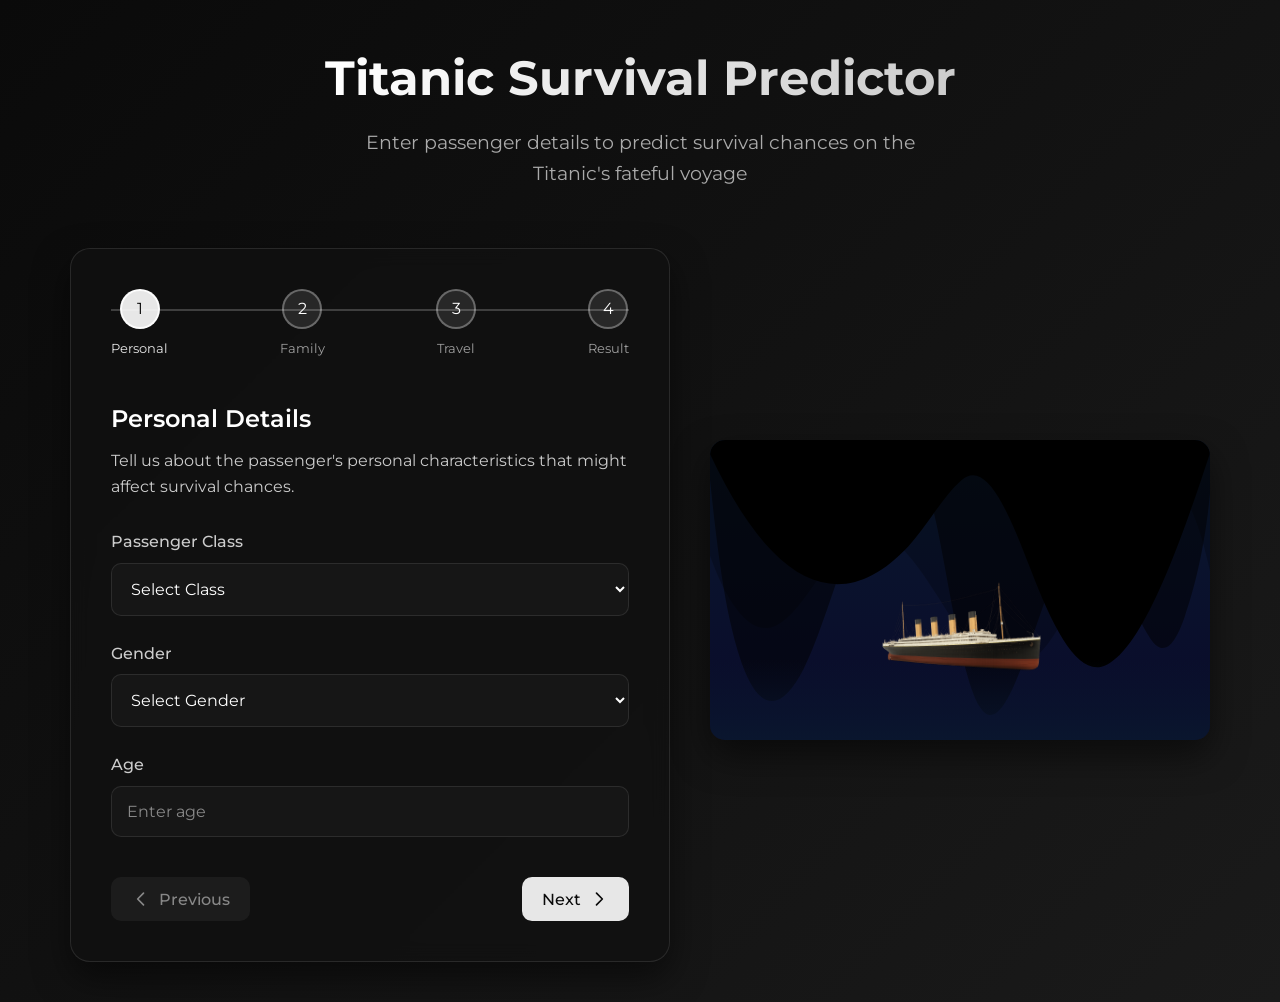
<file: templates/index.html>
<!DOCTYPE html>
<html lang="en">
<head>
  <meta charset="UTF-8">
  <meta name="viewport" content="width=device-width, initial-scale=1.0">
  <title>Titanic Survival Predictor</title>
  <link href="https://fonts.googleapis.com/css2?family=Montserrat:wght@300;400;500;600;700&display=swap" rel="stylesheet">
  <style>
    * {
      margin: 0;
      padding: 0;
      box-sizing: border-box;
    }

    body {
      font-family: 'Montserrat', sans-serif;
      background: linear-gradient(135deg, #0a0a0a 0%, #1a1a1a 100%);
      color: #ffffff;
      min-height: 100vh;
      display: flex;
      flex-direction: column;
      align-items: center;
      justify-content: center;
      padding: 40px 20px;
      line-height: 1.6;
      overflow-x: hidden;
    }

    .container {
      max-width: 1200px;
      width: 100%;
      margin: 0 auto;
      display: flex;
      flex-direction: column;
      align-items: center;
      gap: 40px;
    }

    .header {
      text-align: center;
      margin-bottom: 20px;
    }

    .header h1 {
      font-size: 3rem;
      font-weight: 700;
      margin-bottom: 10px;
      background: linear-gradient(to right, #ffffff, #cccccc);
      -webkit-background-clip: text;
      -webkit-text-fill-color: transparent;
    }

    .header p {
      font-size: 1.2rem;
      color: #aaaaaa;
      max-width: 600px;
      margin: 0 auto;
    }

    .content {
      display: flex;
      flex-wrap: wrap;
      justify-content: center;
      gap: 40px;
      width: 100%;
    }

    .form-container {
      flex: 1;
      min-width: 350px;
      max-width: 600px;
    }

    .visualization {
      flex: 1;
      min-width: 350px;
      max-width: 500px;
      display: flex;
      flex-direction: column;
      align-items: center;
      justify-content: center;
    }

    .onboarding-card {
      background: rgba(17, 17, 17, 0.8);
      backdrop-filter: blur(10px);
      padding: 40px;
      border-radius: 20px;
      box-shadow: 0 15px 35px rgba(0, 0, 0, 0.5);
      border: 1px solid rgba(255, 255, 255, 0.1);
      width: 100%;
    }

    .step-indicator {
      display: flex;
      justify-content: space-between;
      margin-bottom: 40px;
      position: relative;
    }

    .step-indicator::before {
      content: '';
      position: absolute;
      top: 20px;
      left: 0;
      right: 0;
      height: 2px;
      background: rgba(255, 255, 255, 0.2);
      z-index: 1;
    }

    .step {
      display: flex;
      flex-direction: column;
      align-items: center;
      position: relative;
      z-index: 2;
    }

    .step-circle {
      width: 40px;
      height: 40px;
      border-radius: 50%;
      background: rgba(255, 255, 255, 0.1);
      display: flex;
      align-items: center;
      justify-content: center;
      margin-bottom: 10px;
      border: 2px solid rgba(255, 255, 255, 0.3);
      transition: all 0.3s ease;
    }

    .step.active .step-circle {
      background: rgba(255, 255, 255, 0.9);
      border-color: rgba(255, 255, 255, 0.9);
      color: #0a0a0a;
    }

    .step.completed .step-circle {
      background: rgba(76, 175, 80, 0.9);
      border-color: rgba(76, 175, 80, 0.9);
    }

    .step-label {
      font-size: 0.8rem;
      color: rgba(255, 255, 255, 0.6);
    }

    .step.active .step-label {
      color: rgba(255, 255, 255, 0.9);
    }

    .step-content {
      display: none;
    }

    .step-content.active {
      display: block;
      animation: fadeIn 0.5s ease;
    }

    .step-title {
      font-size: 1.5rem;
      font-weight: 600;
      margin-bottom: 10px;
      color: #ffffff;
    }

    .step-description {
      color: #cccccc;
      margin-bottom: 30px;
      font-size: 1rem;
    }

    .form-group {
      margin-bottom: 25px;
    }

    .form-label {
      display: block;
      margin-bottom: 8px;
      font-weight: 500;
      color: #cccccc;
    }

    input, select {
      width: 100%;
      padding: 15px;
      background: rgba(26, 26, 26, 0.8);
      border: 1px solid rgba(51, 51, 51, 0.8);
      border-radius: 10px;
      color: #ffffff;
      font-family: 'Montserrat', sans-serif;
      font-size: 1rem;
      transition: all 0.3s ease;
    }

    input::placeholder {
      color: #888888;
    }

    input:focus, select:focus {
      outline: none;
      border-color: rgba(255, 255, 255, 0.5);
      box-shadow: 0 0 0 2px rgba(255, 255, 255, 0.1);
    }

    .nav-btn {
      display: flex;
      align-items: center;
      gap: 8px;
      background: rgba(255, 255, 255, 0.1);
      color: #ffffff;
      padding: 12px 20px;
      border: none;
      border-radius: 10px;
      cursor: pointer;
      font-family: 'Montserrat', sans-serif;
      font-weight: 500;
      font-size: 1rem;
      transition: all 0.3s ease;
    }

    .nav-btn:hover {
      background: rgba(255, 255, 255, 0.2);
      transform: translateY(-2px);
    }

    .nav-btn.next {
      background: rgba(255, 255, 255, 0.9);
      color: #0a0a0a;
    }

    .nav-btn.next:hover {
      background: rgba(255, 255, 255, 1);
    }

    .nav-btn:disabled {
      opacity: 0.5;
      cursor: not-allowed;
      transform: none;
    }

    .nav-btn:disabled:hover {
      background: rgba(255, 255, 255, 0.1);
      transform: none;
    }

    .navigation-buttons {
      display: flex;
      justify-content: space-between;
      margin-top: 40px;
    }

    .ocean-container {
      width: 100%;
      height: 300px;
      position: relative;
      margin-bottom: 30px;
      overflow: hidden;
      border-radius: 15px;
      background: linear-gradient(to bottom, #0a192f 0%, #0a0a2a 100%);
      box-shadow: 0 15px 35px rgba(0, 0, 0, 0.5);
    }

    .ocean {
      position: absolute;
      bottom: 0;
      left: 0;
      width: 100%;
      height: 80px;
      background: linear-gradient(to bottom, transparent 0%, rgba(10, 25, 47, 0.8) 100%);
    }

    .wave {
      position: absolute;
      bottom: 0;
      left: 0;
      width: 200%;
      height: 100%;
      background: url("data:image/svg+xml,%3Csvg xmlns='http://www.w3.org/2000/svg' viewBox='0 0 1200 120' preserveAspectRatio='none'%3E%3Cpath d='M0,0V46.29c47.79,22.2,103.59,32.17,158,28,70.36-5.37,136.33-33.31,206.8-37.5C438.64,32.43,512.34,53.67,583,72.05c69.27,18,138.3,24.88,209.4,13.08,36.15-6,69.85-17.84,104.45-29.34C989.49,25,1113-14.29,1200,52.47V0Z' opacity='.25' fill='%23000'/%3E%3Cpath d='M0,0V15.81C13,36.92,27.64,56.86,47.69,72.05,99.41,111.27,165,111,224.58,91.58c31.15-10.15,60.09-26.07,89.67-39.8,40.92-19,84.73-46,130.83-49.67,36.26-2.85,70.9,9.42,98.6,31.56,31.77,25.39,62.32,62,103.63,73,40.44,10.79,81.35-6.69,119.13-24.28s75.16-39,116.92-43.05c59.73-5.85,113.28,22.88,168.9,38.84,30.2,8.66,59,6.17,87.09-7.5,22.43-10.89,48-26.93,60.65-49.24V0Z' opacity='.5' fill='%23000'/%3E%3Cpath d='M0,0V5.63C149.93,59,314.09,71.32,475.83,42.57c43-7.64,84.23-20.12,127.61-26.46,59-8.63,112.48,12.24,165.56,35.4C827.93,77.22,886,95.24,951.2,90c86.53-7,172.46-45.71,248.8-84.81V0Z' fill='%23000'/%3E%3C/svg%3E");
      background-size: 50% 100%;
      animation: wave 10s linear infinite;
    }

    @keyframes wave {
      0% { transform: translateX(0); }
      50% { transform: translateX(-25%); }
      100% { transform: translateX(-50%); }
    }

    .boat {
      position: absolute;
      bottom: 50px;
      left: 50%;
      transform: translateX(-50%);
      width: 200px;
      height: 120px;
      background: url('/static/boat.png') no-repeat center;
      background-size: contain;
      animation: boatFloat 4s ease-in-out infinite;
      z-index: 10;
    }

    /* Fallback boat using CSS if image not found */
    .boat::after {
      content: '';
      position: absolute;
      top: 0;
      left: 0;
      right: 0;
      bottom: 0;
      background: 
        linear-gradient(to bottom, #ffffff 0%, #ffffff 100%),
        linear-gradient(to bottom, #333333 0%, #333333 100%);
      background-size: 80% 40%, 20% 60%;
      background-position: center, top center;
      background-repeat: no-repeat;
      border-radius: 5px;
      display: none; /* Hide by default, show if image fails */
    }

    .boat.image-failed::after {
      display: block;
    }

    @keyframes boatFloat {
      0%, 100% { transform: translateX(-50%) translateY(0) rotate(0deg); }
      25% { transform: translateX(-50%) translateY(-5px) rotate(1deg); }
      50% { transform: translateX(-50%) translateY(0) rotate(0deg); }
      75% { transform: translateX(-50%) translateY(-3px) rotate(-1deg); }
    }

    .result-card {
      background: rgba(17, 17, 17, 0.8);
      backdrop-filter: blur(10px);
      padding: 30px;
      border-radius: 20px;
      box-shadow: 0 15px 35px rgba(0, 0, 0, 0.5);
      border: 1px solid rgba(255, 255, 255, 0.1);
      max-width: 500px;
      width: 100%;
      display: none;
      text-align: center;
    }

    .result-card.show {
      display: block;
      animation: fadeIn 0.5s ease;
    }

    .result-title {
      font-size: 1.4rem;
      margin-bottom: 20px;
      color: #ffffff;
    }

    .result-value {
      font-size: 2.5rem;
      font-weight: 700;
      margin-bottom: 20px;
    }

    .survived {
      color: #4CAF50;
    }

    .not-survived {
      color: #f44336;
    }

    .result-description {
      color: #cccccc;
      font-size: 1rem;
      margin-top: 15px;
    }

    @keyframes fadeIn {
      from { opacity: 0; transform: translateY(20px); }
      to { opacity: 1; transform: translateY(0); }
    }

    .stats {
      display: flex;
      justify-content: space-between;
      margin-top: 30px;
      gap: 15px;
    }

    .stat-card {
      background: rgba(26, 26, 26, 0.6);
      padding: 20px;
      border-radius: 15px;
      text-align: center;
      flex: 1;
    }

    .stat-value {
      font-size: 2rem;
      font-weight: 700;
      margin-bottom: 5px;
    }

    .stat-label {
      font-size: 0.9rem;
      color: #aaaaaa;
    }

    .action-buttons {
      display: flex;
      gap: 15px;
      margin-top: 30px;
    }

    .action-btn {
      flex: 1;
      padding: 15px;
      border: none;
      border-radius: 10px;
      cursor: pointer;
      font-family: 'Montserrat', sans-serif;
      font-weight: 600;
      font-size: 1rem;
      transition: all 0.3s ease;
      display: flex;
      align-items: center;
      justify-content: center;
      gap: 8px;
    }

    .new-prediction {
      background: rgba(255, 255, 255, 0.1);
      color: #ffffff;
    }

    .new-prediction:hover {
      background: rgba(255, 255, 255, 0.2);
    }

    .close-btn {
      background: rgba(255, 255, 255, 0.9);
      color: #0a0a0a;
    }

    .close-btn:hover {
      background: rgba(255, 255, 255, 1);
    }

    .loading {
      display: none;
      text-align: center;
      margin: 20px 0;
    }

    .loading-spinner {
      border: 4px solid rgba(255, 255, 255, 0.3);
      border-radius: 50%;
      border-top: 4px solid #ffffff;
      width: 40px;
      height: 40px;
      animation: spin 1s linear infinite;
      margin: 0 auto 15px;
    }

    @keyframes spin {
      0% { transform: rotate(0deg); }
      100% { transform: rotate(360deg); }
    }

    .error-message {
      background: rgba(244, 67, 54, 0.2);
      border: 1px solid rgba(244, 67, 54, 0.5);
      color: #f44336;
      padding: 15px;
      border-radius: 10px;
      margin-top: 20px;
      display: none;
    }

    @media (max-width: 768px) {
      .content {
        flex-direction: column;
        align-items: center;
      }
      
      .form-container, .visualization {
        max-width: 100%;
      }
      
      .header h1 {
        font-size: 2.5rem;
      }
      
      .stats {
        flex-direction: column;
      }
      
      .action-buttons {
        flex-direction: column;
      }
    }
  </style>
</head>
<body>
  <div class="container">
    <div class="header">
      <h1>Titanic Survival Predictor</h1>
      <p>Enter passenger details to predict survival chances on the Titanic's fateful voyage</p>
    </div>
    
    <div class="content">
      <div class="form-container">
        <div class="onboarding-card">
          <!-- Step Indicator -->
          <div class="step-indicator">
            <div class="step active" data-step="1">
              <div class="step-circle">1</div>
              <div class="step-label">Personal</div>
            </div>
            <div class="step" data-step="2">
              <div class="step-circle">2</div>
              <div class="step-label">Family</div>
            </div>
            <div class="step" data-step="3">
              <div class="step-circle">3</div>
              <div class="step-label">Travel</div>
            </div>
            <div class="step" data-step="4">
              <div class="step-circle">4</div>
              <div class="step-label">Result</div>
            </div>
          </div>
          
          <!-- Step 1: Personal Details -->
          <div class="step-content active" id="step-1">
            <h2 class="step-title">Personal Details</h2>
            <p class="step-description">Tell us about the passenger's personal characteristics that might affect survival chances.</p>
            
            <div class="form-group">
              <label class="form-label" for="pclass">Passenger Class</label>
              <select id="pclass" name="pclass" required>
                <option value="" disabled selected>Select Class</option>
                <option value="1">First Class</option>
                <option value="2">Second Class</option>
                <option value="3">Third Class</option>
              </select>
            </div>
            
            <div class="form-group">
              <label class="form-label" for="sex">Gender</label>
              <select id="sex" name="sex" required>
                <option value="" disabled selected>Select Gender</option>
                <option value="0">Male</option>
                <option value="1">Female</option>
              </select>
            </div>
            
            <div class="form-group">
              <label class="form-label" for="age">Age</label>
              <input type="number" id="age" name="age" placeholder="Enter age" min="0" max="100" required>
            </div>
            
            <div class="navigation-buttons">
              <button class="nav-btn prev" disabled>
                <svg width="20" height="20" fill="none" stroke="currentColor" viewBox="0 0 24 24" xmlns="http://www.w3.org/2000/svg">
                  <path stroke-linecap="round" stroke-linejoin="round" stroke-width="2" d="M15 19l-7-7 7-7"></path>
                </svg>
                Previous
              </button>
              <button class="nav-btn next" data-next="2">
                Next
                <svg width="20" height="20" fill="none" stroke="currentColor" viewBox="0 0 24 24" xmlns="http://www.w3.org/2000/svg">
                  <path stroke-linecap="round" stroke-linejoin="round" stroke-width="2" d="M9 5l7 7-7 7"></path>
                </svg>
              </button>
            </div>
          </div>
          
          <!-- Step 2: Family Details -->
          <div class="step-content" id="step-2">
            <h2 class="step-title">Family Details</h2>
            <p class="step-description">Information about family members traveling with the passenger.</p>
            
            <div class="form-group">
              <label class="form-label" for="sibsp">Siblings/Spouses Aboard</label>
              <input type="number" id="sibsp" name="sibsp" placeholder="Enter number" min="0" max="10" required>
            </div>
            
            <div class="form-group">
              <label class="form-label" for="parch">Parents/Children Aboard</label>
              <input type="number" id="parch" name="parch" placeholder="Enter number" min="0" max="10" required>
            </div>
            
            <div class="navigation-buttons">
              <button class="nav-btn prev" data-prev="1">
                <svg width="20" height="20" fill="none" stroke="currentColor" viewBox="0 0 24 24" xmlns="http://www.w3.org/2000/svg">
                  <path stroke-linecap="round" stroke-linejoin="round" stroke-width="2" d="M15 19l-7-7 7-7"></path>
                </svg>
                Previous
              </button>
              <button class="nav-btn next" data-next="3">
                Next
                <svg width="20" height="20" fill="none" stroke="currentColor" viewBox="0 0 24 24" xmlns="http://www.w3.org/2000/svg">
                  <path stroke-linecap="round" stroke-linejoin="round" stroke-width="2" d="M9 5l7 7-7 7"></path>
                </svg>
              </button>
            </div>
          </div>
          
          <!-- Step 3: Travel Details -->
          <div class="step-content" id="step-3">
            <h2 class="step-title">Travel Details</h2>
            <p class="step-description">Information about the passenger's ticket and embarkation point.</p>
            
            <div class="form-group">
              <label class="form-label" for="fare">Ticket Fare (£)</label>
              <input type="number" step="any" id="fare" name="fare" placeholder="Enter fare amount" min="0" max="600" required>
            </div>
            
            <div class="form-group">
              <label class="form-label" for="embarked">Port of Embarkation</label>
              <select id="embarked" name="embarked" required>
                <option value="" disabled selected>Select Port</option>
                <option value="0">Southampton (S)</option>
                <option value="1">Cherbourg (C)</option>
                <option value="2">Queenstown (Q)</option>
              </select>
            </div>
            
            <div class="loading" id="loading">
              <div class="loading-spinner"></div>
              <p>Analyzing passenger data with our prediction model...</p>
            </div>
            
            <div class="error-message" id="error-message">
              There was an error processing your request. Please try again.
            </div>
            
            <div class="navigation-buttons">
              <button class="nav-btn prev" data-prev="2">
                <svg width="20" height="20" fill="none" stroke="currentColor" viewBox="0 0 24 24" xmlns="http://www.w3.org/2000/svg">
                  <path stroke-linecap="round" stroke-linejoin="round" stroke-width="2" d="M15 19l-7-7 7-7"></path>
                </svg>
                Previous
              </button>
              <button class="nav-btn next" id="predict-btn">
                Predict Survival
                <svg width="20" height="20" fill="none" stroke="currentColor" viewBox="0 0 24 24" xmlns="http://www.w3.org/2000/svg">
                  <path stroke-linecap="round" stroke-linejoin="round" stroke-width="2" d="M13 9l3 3m0 0l-3 3m3-3H8m13 0a9 9 0 11-18 0 9 9 0 0118 0z"></path>
                </svg>
              </button>
            </div>
          </div>
          
          <!-- Step 4: Results -->
          <div class="step-content" id="step-4">
            <h2 class="step-title">Prediction Result</h2>
            <p class="step-description">Based on the information provided, here's the survival prediction:</p>
            
            <div class="result-value" id="result-value">Calculating...</div>
            <p class="result-description" id="result-description"></p>
            
            <div class="stats">
              <div class="stat-card">
                <div class="stat-value">24%</div>
                <div class="stat-label">Men Survived</div>
              </div>
              <div class="stat-card">
                <div class="stat-value">74%</div>
                <div class="stat-label">Women Survived</div>
              </div>
              <div class="stat-card">
                <div class="stat-value">62%</div>
                <div class="stat-label">1st Class Survived</div>
              </div>
            </div>
            
            <div class="action-buttons">
              <button class="action-btn new-prediction" id="new-prediction">
                <svg width="20" height="20" fill="none" stroke="currentColor" viewBox="0 0 24 24" xmlns="http://www.w3.org/2000/svg">
                  <path stroke-linecap="round" stroke-linejoin="round" stroke-width="2" d="M4 4v5h.582m15.356 2A8.001 8.001 0 004.582 9m0 0H9m11 11v-5h-.581m0 0a8.003 8.003 0 01-15.357-2m15.357 2H15"></path>
                </svg>
                New Prediction
              </button>
              <button class="action-btn close-btn" id="close-btn">
                <svg width="20" height="20" fill="none" stroke="currentColor" viewBox="0 0 24 24" xmlns="http://www.w3.org/2000/svg">
                  <path stroke-linecap="round" stroke-linejoin="round" stroke-width="2" d="M6 18L18 6M6 6l12 12"></path>
                </svg>
                Close
              </button>
            </div>
          </div>
        </div>
      </div>
      
      <div class="visualization">
        <div class="ocean-container">
          <div class="boat" id="boat"></div>
          <div class="wave"></div>
          <div class="ocean"></div>
        </div>
        
        <div class="result-card" id="static-result-card">
          <h3 class="result-title">Historical Statistics</h3>
          <p class="result-description">Actual survival rates from the Titanic disaster:</p>
          
          <div class="stats">
            <div class="stat-card">
              <div class="stat-value">24%</div>
              <div class="stat-label">Men Survived</div>
            </div>
            <div class="stat-card">
              <div class="stat-value">74%</div>
              <div class="stat-label">Women Survived</div>
            </div>
            <div class="stat-card">
              <div class="stat-value">62%</div>
              <div class="stat-label">1st Class Survived</div>
            </div>
          </div>
          
          <div class="stats">
            <div class="stat-card">
              <div class="stat-value">41%</div>
              <div class="stat-label">2nd Class Survived</div>
            </div>
            <div class="stat-card">
              <div class="stat-value">25%</div>
              <div class="stat-label">3rd Class Survived</div>
            </div>
            <div class="stat-card">
              <div class="stat-value">50%</div>
              <div class="stat-label">Children Survived</div>
            </div>
          </div>
        </div>
      </div>
    </div>
  </div>

  <script>
    document.addEventListener('DOMContentLoaded', function() {
      // Step navigation
      const steps = document.querySelectorAll('.step');
      const stepContents = document.querySelectorAll('.step-content');
      const nextButtons = document.querySelectorAll('.nav-btn.next');
      const prevButtons = document.querySelectorAll('.nav-btn.prev');
      const predictButton = document.getElementById('predict-btn');
      const newPredictionButton = document.getElementById('new-prediction');
      const closeButton = document.getElementById('close-btn');
      const resultValue = document.getElementById('result-value');
      const resultDescription = document.getElementById('result-description');
      const loadingElement = document.getElementById('loading');
      const errorMessage = document.getElementById('error-message');
      const boatElement = document.getElementById('boat');
      
      // Check if boat image loaded successfully
      boatElement.onerror = function() {
        this.classList.add('image-failed');
      };
      
      // Initialize with step 1 active
      let currentStep = 1;
      
      // Next button functionality
      nextButtons.forEach(button => {
        button.addEventListener('click', function() {
          if (this.id === 'predict-btn') {
            // Make API call to Flask backend
            makePrediction();
          } else {
            const nextStep = parseInt(this.getAttribute('data-next'));
            navigateToStep(nextStep);
          }
        });
      });
      
      // Previous button functionality
      prevButtons.forEach(button => {
        button.addEventListener('click', function() {
          const prevStep = parseInt(this.getAttribute('data-prev'));
          navigateToStep(prevStep);
        });
      });
      
      // New Prediction button
      newPredictionButton.addEventListener('click', function() {
        // Reset form and go back to step 1
        document.getElementById('pclass').selectedIndex = 0;
        document.getElementById('sex').selectedIndex = 0;
        document.getElementById('age').value = '';
        document.getElementById('sibsp').value = '';
        document.getElementById('parch').value = '';
        document.getElementById('fare').value = '';
        document.getElementById('embarked').selectedIndex = 0;
        
        // Hide error message
        errorMessage.style.display = 'none';
        
        navigateToStep(1);
      });
      
      // Close button
      closeButton.addEventListener('click', function() {
        alert('Thank you for using the Titanic Survival Predictor!');
      });
      
      // Function to navigate between steps
      function navigateToStep(stepNumber) {
        // Update step indicators
        steps.forEach(step => {
          const stepNum = parseInt(step.getAttribute('data-step'));
          step.classList.remove('active', 'completed');
          
          if (stepNum === stepNumber) {
            step.classList.add('active');
          } else if (stepNum < stepNumber) {
            step.classList.add('completed');
          }
        });
        
        // Update step content visibility
        stepContents.forEach(content => {
          content.classList.remove('active');
          if (content.id === `step-${stepNumber}`) {
            content.classList.add('active');
          }
        });
        
        currentStep = stepNumber;
      }
      
      // Function to make API call to Flask backend
      async function makePrediction() {
        // Show loading state
        loadingElement.style.display = 'block';
        errorMessage.style.display = 'none';
        
        // Get form values
        const pclass = document.getElementById('pclass').value;
        const sex = document.getElementById('sex').value;
        const age = document.getElementById('age').value;
        const sibsp = document.getElementById('sibsp').value;
        const parch = document.getElementById('parch').value;
        const fare = document.getElementById('fare').value;
        const embarked = document.getElementById('embarked').value;
        
        // Validate all fields are filled
        if (!pclass || !sex || !age || !sibsp || !parch || !fare || !embarked) {
          errorMessage.textContent = 'Please fill in all fields before predicting.';
          errorMessage.style.display = 'block';
          loadingElement.style.display = 'none';
          return;
        }
        
        // Prepare data for API
        const formData = {
          pclass: parseInt(pclass),
          sex: parseInt(sex),
          age: parseFloat(age),
          sibsp: parseInt(sibsp),
          parch: parseInt(parch),
          fare: parseFloat(fare),
          embarked: parseInt(embarked)
        };
        
        try {
          // Make API call to Flask backend
          const response = await fetch('/predict', {
            method: 'POST',
            headers: {
              'Content-Type': 'application/json',
            },
            body: JSON.stringify(formData)
          });
          
          if (!response.ok) {
            const errorData = await response.json();
            throw new Error(errorData.error || 'Network response was not ok');
          }
          
          const data = await response.json();
          
          // Hide loading state
          loadingElement.style.display = 'none';
          
          // Display result
          resultValue.textContent = data.survived ? 'SURVIVED' : 'DID NOT SURVIVE';
          resultValue.className = data.survived ? 'result-value survived' : 'result-value not-survived';
          
          if (data.survived) {
            resultDescription.textContent = `Based on the provided information, this passenger would have likely survived the Titanic disaster.`;
          } else {
            resultDescription.textContent = `Based on the provided information, this passenger would have likely not survived the Titanic disaster.`;
          }
          
          // Navigate to results step
          navigateToStep(4);
        } catch (error) {
          // Hide loading state and show error
          loadingElement.style.display = 'none';
          errorMessage.textContent = `Error: ${error.message}`;
          errorMessage.style.display = 'block';
          console.error('Error making prediction:', error);
        }
      }
    });
  </script>
</body>
</html>
</file>
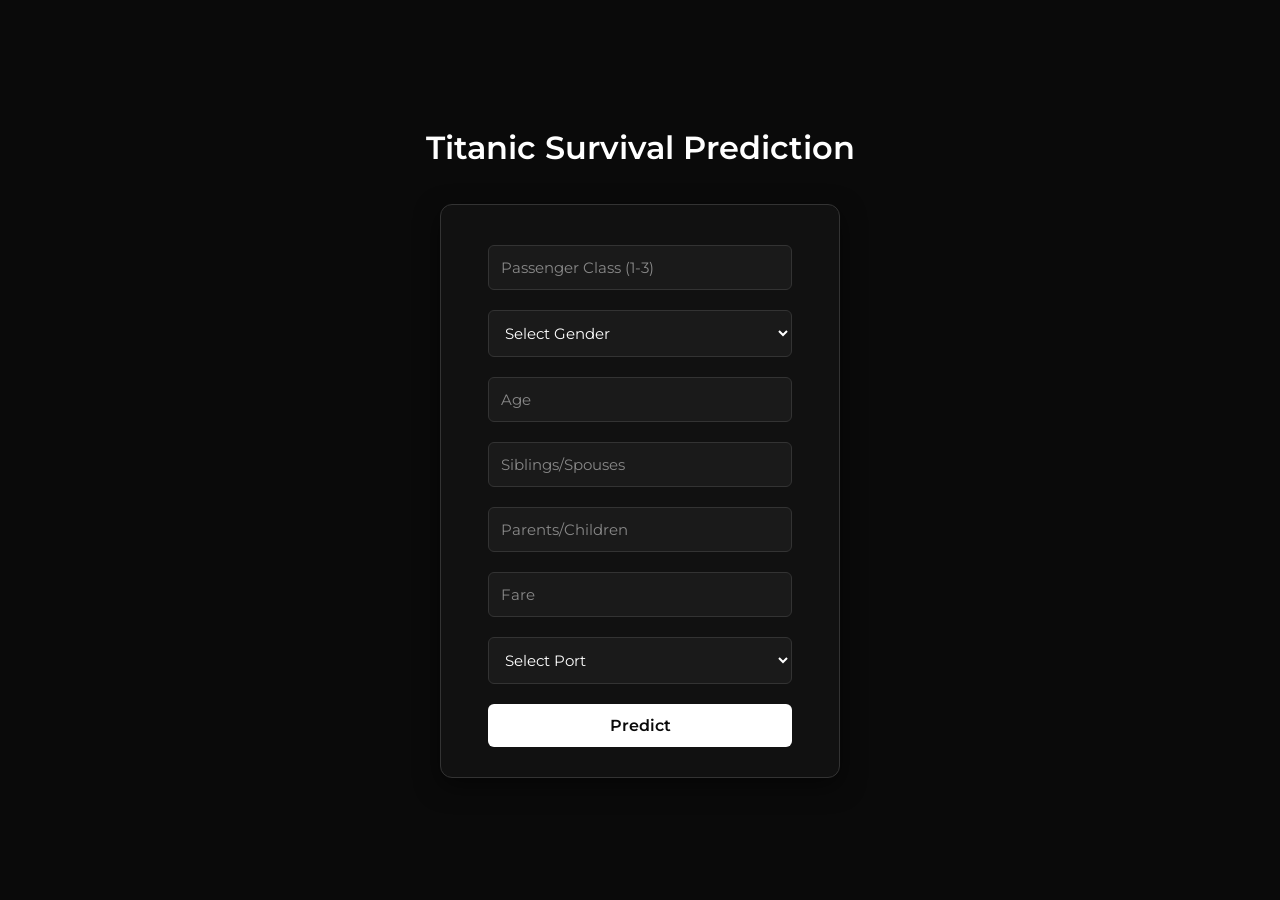
<file: templates/des.html>
<!DOCTYPE html>
<html lang="en">
<head>
  <meta charset="UTF-8">
  <meta name="viewport" content="width=device-width, initial-scale=1.0">
  <title>Titanic Survival Predictor</title>
  <!-- Google Fonts -->
  <link href="https://fonts.googleapis.com/css2?family=Montserrat:wght@400;500;600;700&display=swap" rel="stylesheet">
  <style>
    * {
      margin: 0;
      padding: 0;
      box-sizing: border-box;
    }

    body {
      font-family: 'Montserrat', sans-serif;
      background: #0a0a0a;
      color: #ffffff;
      min-height: 100vh;
      display: flex;
      flex-direction: column;
      align-items: center;
      justify-content: center;
      padding: 40px 20px;
      line-height: 1.6;
    }

    .container {
      max-width: 500px;
      width: 100%;
      margin: 0 auto;
      text-align: center;
    }

    h2 {
      color: #ffffff;
      margin-bottom: 30px;
      font-size: 2rem;
      font-weight: 600;
    }

    form {
      background: #111111;
      display: inline-block;
      padding: 30px;
      border-radius: 12px;
      box-shadow: 0 8px 25px rgba(0,0,0,0.5);
      border: 1px solid #333333;
      width: 100%;
      max-width: 400px;
    }

    input, select {
      margin: 10px;
      padding: 12px;
      width: 90%;
      background: #1a1a1a;
      border: 1px solid #333333;
      border-radius: 6px;
      color: #ffffff;
      font-family: 'Montserrat', sans-serif;
      font-size: 0.95rem;
    }

    input::placeholder {
      color: #888888;
    }

    input:focus, select:focus {
      outline: none;
      border-color: #ffffff;
    }

    button {
      background: #ffffff;
      color: #0a0a0a;
      padding: 12px 24px;
      border: none;
      border-radius: 6px;
      cursor: pointer;
      font-family: 'Montserrat', sans-serif;
      font-weight: 600;
      font-size: 1rem;
      margin-top: 10px;
      width: 90%;
      transition: all 0.3s ease;
    }

    button:hover {
      background: #e0e0e0;
      transform: translateY(-2px);
    }

    .result {
      margin-top: 25px;
      padding: 20px;
      background: #111111;
      border-radius: 12px;
      box-shadow: 0 8px 25px rgba(0,0,0,0.5);
      border: 1px solid #333333;
      max-width: 400px;
      width: 100%;
      display: none;
    }

    .result.show {
      display: block;
      animation: fadeIn 0.5s ease;
    }

    .result h3 {
      color: #ffffff;
      font-size: 1.4rem;
      margin-bottom: 10px;
    }

    .survived {
      color: #4CAF50;
      font-weight: 700;
    }

    .not-survived {
      color: #f44336;
      font-weight: 700;
    }

    @keyframes fadeIn {
      from { opacity: 0; transform: translateY(10px); }
      to { opacity: 1; transform: translateY(0); }
    }

    @media (max-width: 480px) {
      form {
        padding: 20px;
      }
      
      input, select, button {
        width: 95%;
      }
    }
  </style>
</head>
<body>
  <div class="container">
    <h2>Titanic Survival Prediction</h2>

    <form id="predictionForm">
      <input type="number" name="pclass" placeholder="Passenger Class (1-3)" required min="1" max="3"><br>
      <select name="sex" required>
        <option value="" disabled selected>Select Gender</option>
        <option value="0">Male</option>
        <option value="1">Female</option>
      </select><br>
      <input type="number" step="any" name="age" placeholder="Age" required><br>
      <input type="number" name="sibsp" placeholder="Siblings/Spouses" required><br>
      <input type="number" name="parch" placeholder="Parents/Children" required><br>
      <input type="number" step="any" name="fare" placeholder="Fare" required><br>
      <select name="embarked" required>
        <option value="" disabled selected>Select Port</option>
        <option value="0">Southampton (S)</option>
        <option value="1">Cherbourg (C)</option>
        <option value="2">Queenstown (Q)</option>
      </select><br>

      <button type="submit">Predict</button>
    </form>

    <div id="result" class="result">
      <h3 id="resultText"></h3>
    </div>
  </div>

  <script>
    document.getElementById('predictionForm').addEventListener('submit', function(e) {
      e.preventDefault();
      
      // Get form values
      const formData = new FormData(this);
      const pclass = formData.get('pclass');
      const sex = formData.get('sex');
      const age = formData.get('age');
      const sibsp = formData.get('sibsp');
      const parch = formData.get('parch');
      const fare = formData.get('fare');
      const embarked = formData.get('embarked');
      
      // Simple prediction logic (same as original)
      let survivalProbability = 0.5;
      
      // Adjust probability based on inputs (same weights as original)
      if (pclass === '1') survivalProbability += 0.3;
      if (pclass === '3') survivalProbability -= 0.2;
      
      if (sex === '1') survivalProbability += 0.4;
      
      if (age < 18) survivalProbability += 0.2;
      if (age > 50) survivalProbability -= 0.1;
      
      if (parseInt(sibsp) > 0) survivalProbability -= 0.1;
      if (parseInt(parch) > 0) survivalProbability += 0.1;
      
      if (parseFloat(fare) > 50) survivalProbability += 0.2;
      
      // Random factor for variation (same as original)
      survivalProbability += (Math.random() - 0.5) * 0.2;
      
      // Ensure probability is between 0 and 1
      survivalProbability = Math.max(0, Math.min(1, survivalProbability));
      
      // Determine result
      const survived = survivalProbability > 0.5;
      const resultElement = document.getElementById('result');
      const resultText = document.getElementById('resultText');
      
      // Display result
      if (survived) {
        resultText.textContent = "Prediction: Survived";
        resultText.className = "survived";
      } else {
        resultText.textContent = "Prediction: Not Survived";
        resultText.className = "not-survived";
      }
      
      // Show result container
      resultElement.classList.add('show');
      
      // Scroll to result
      resultElement.scrollIntoView({ behavior: 'smooth', block: 'start' });
    });
  </script>
</body>
</html>
</file>
